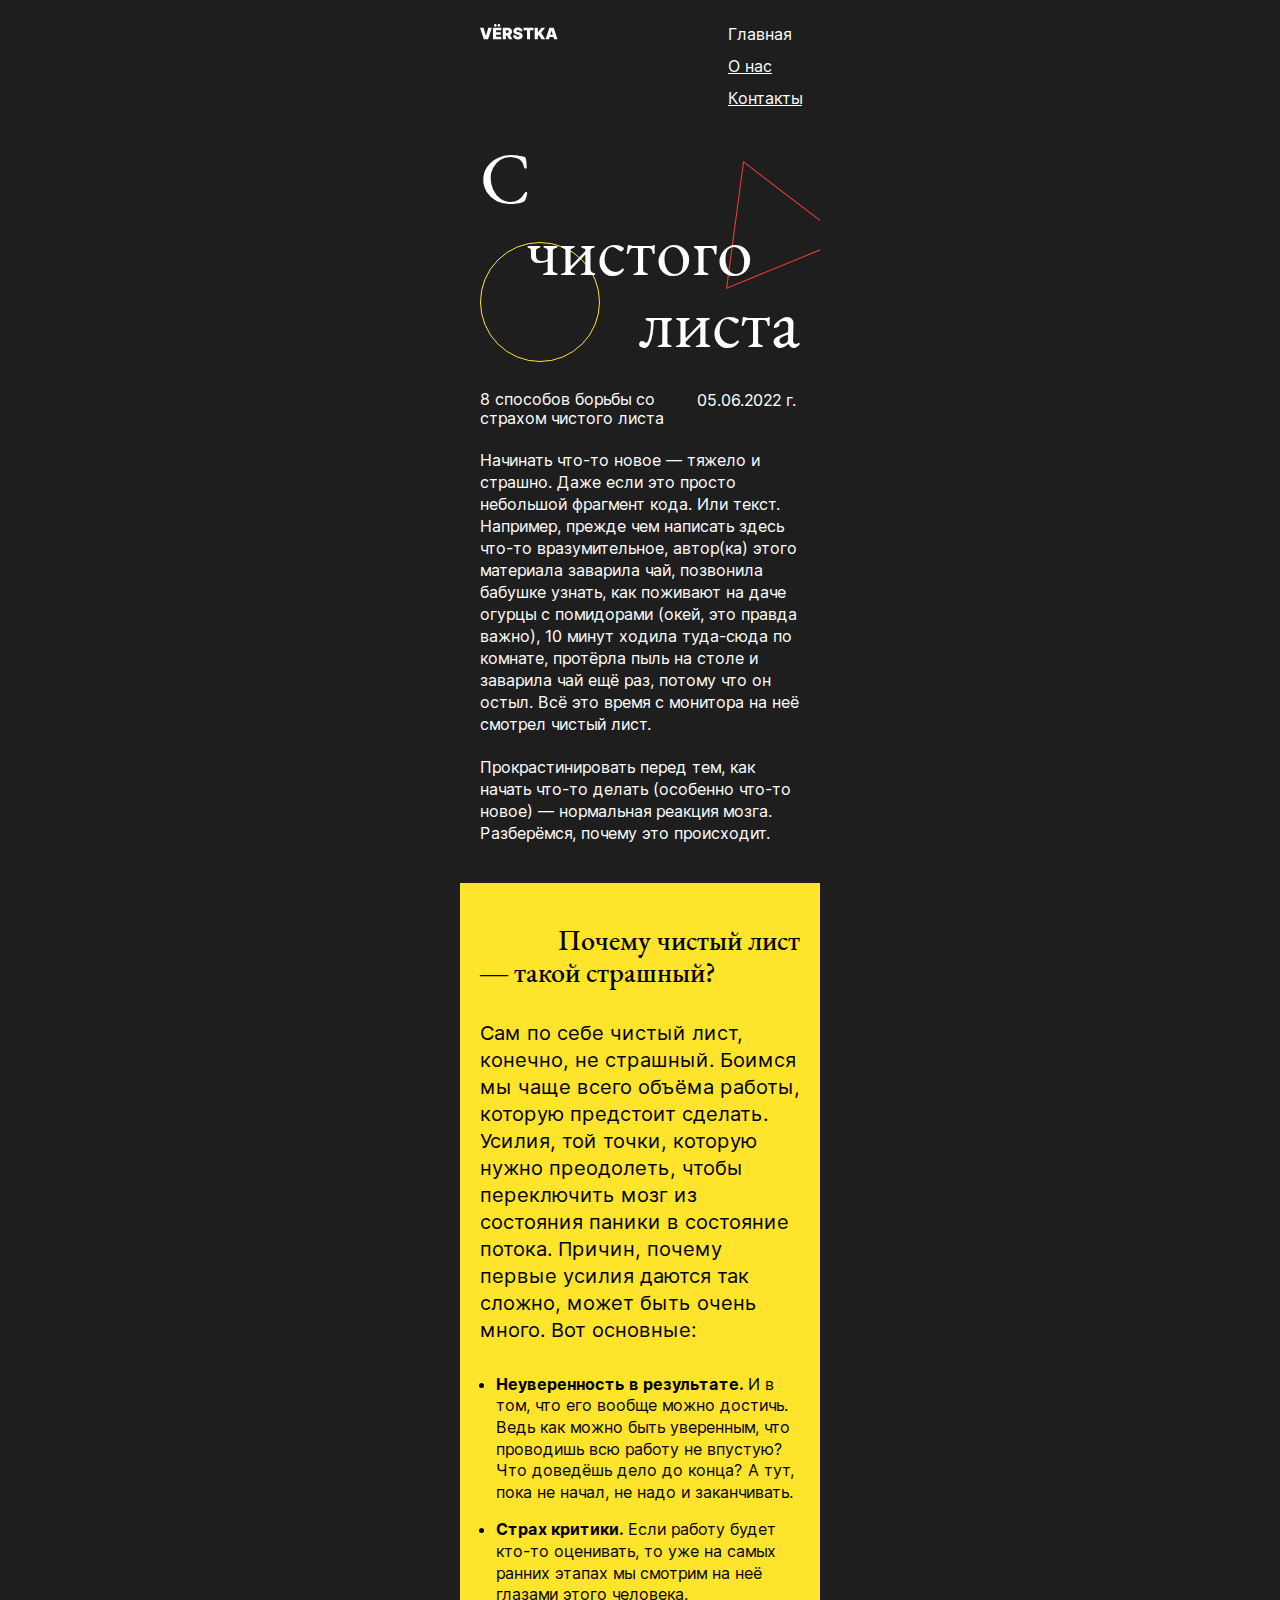
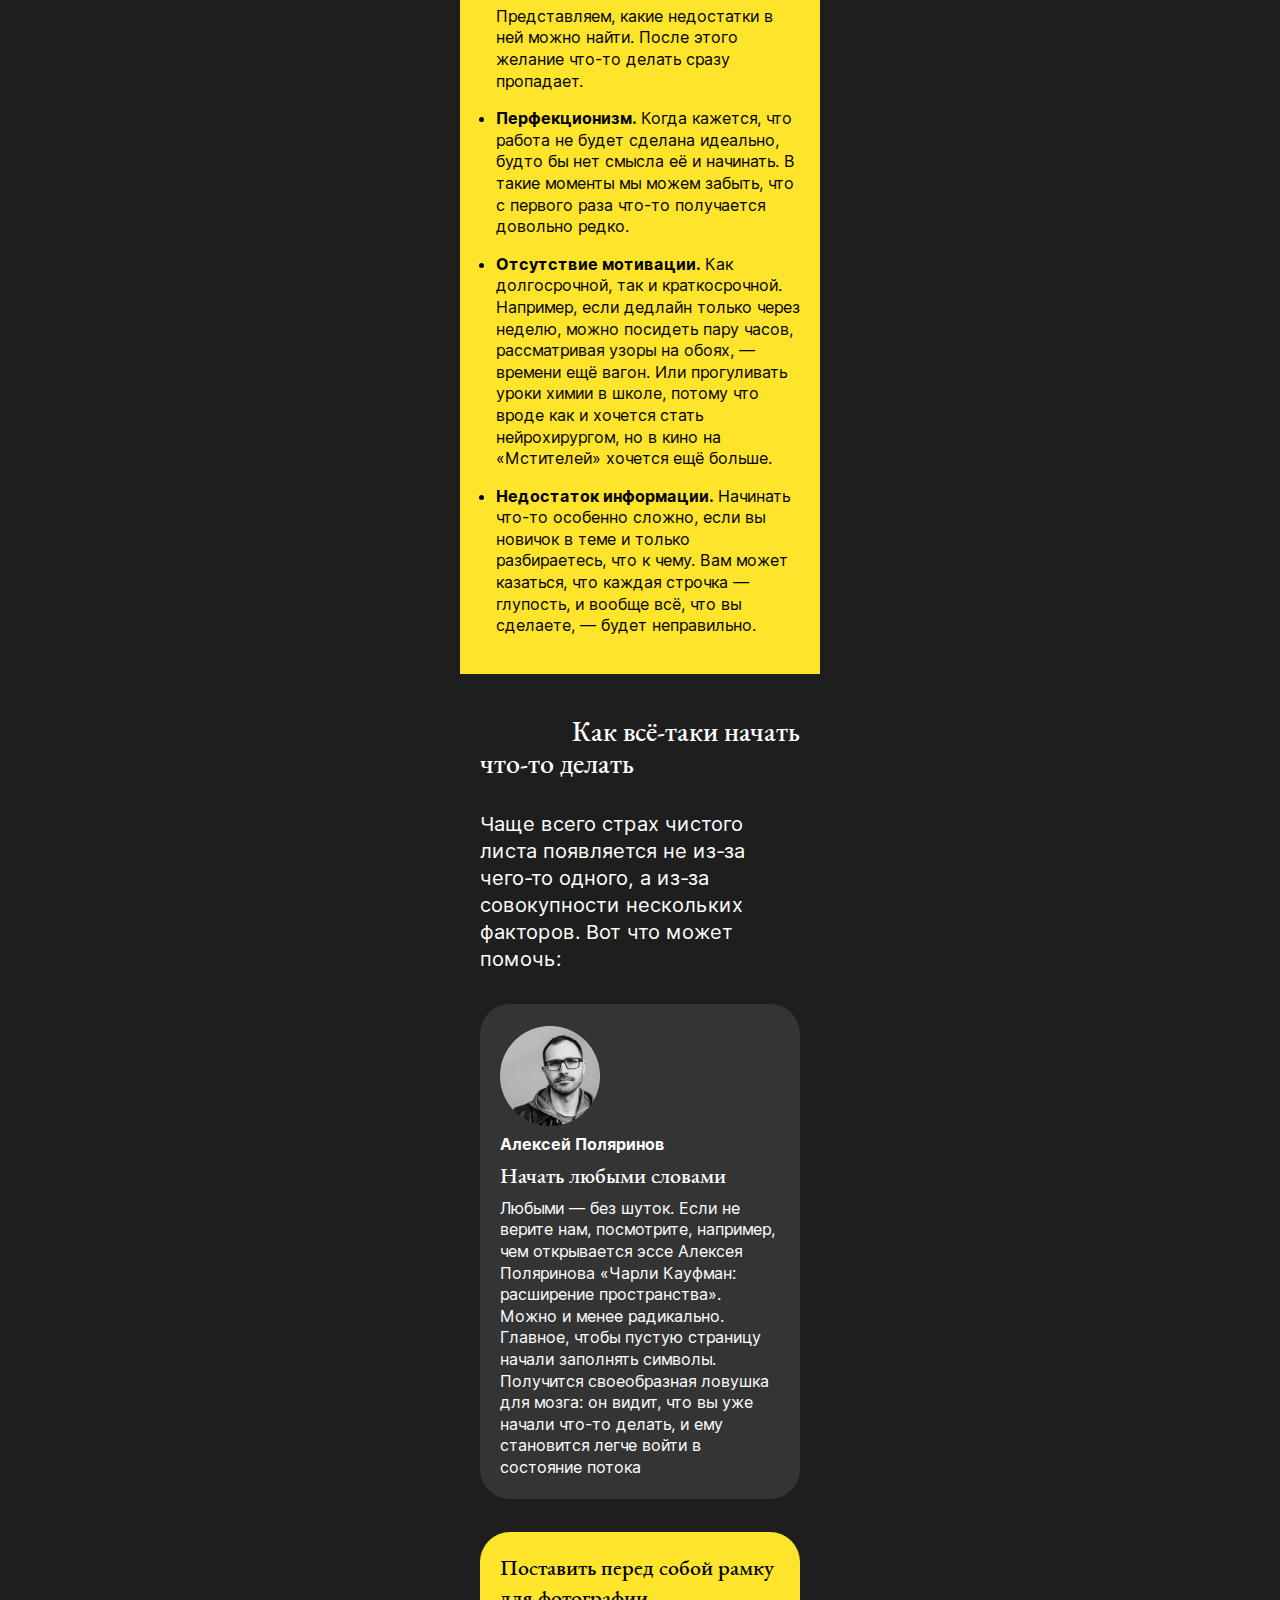
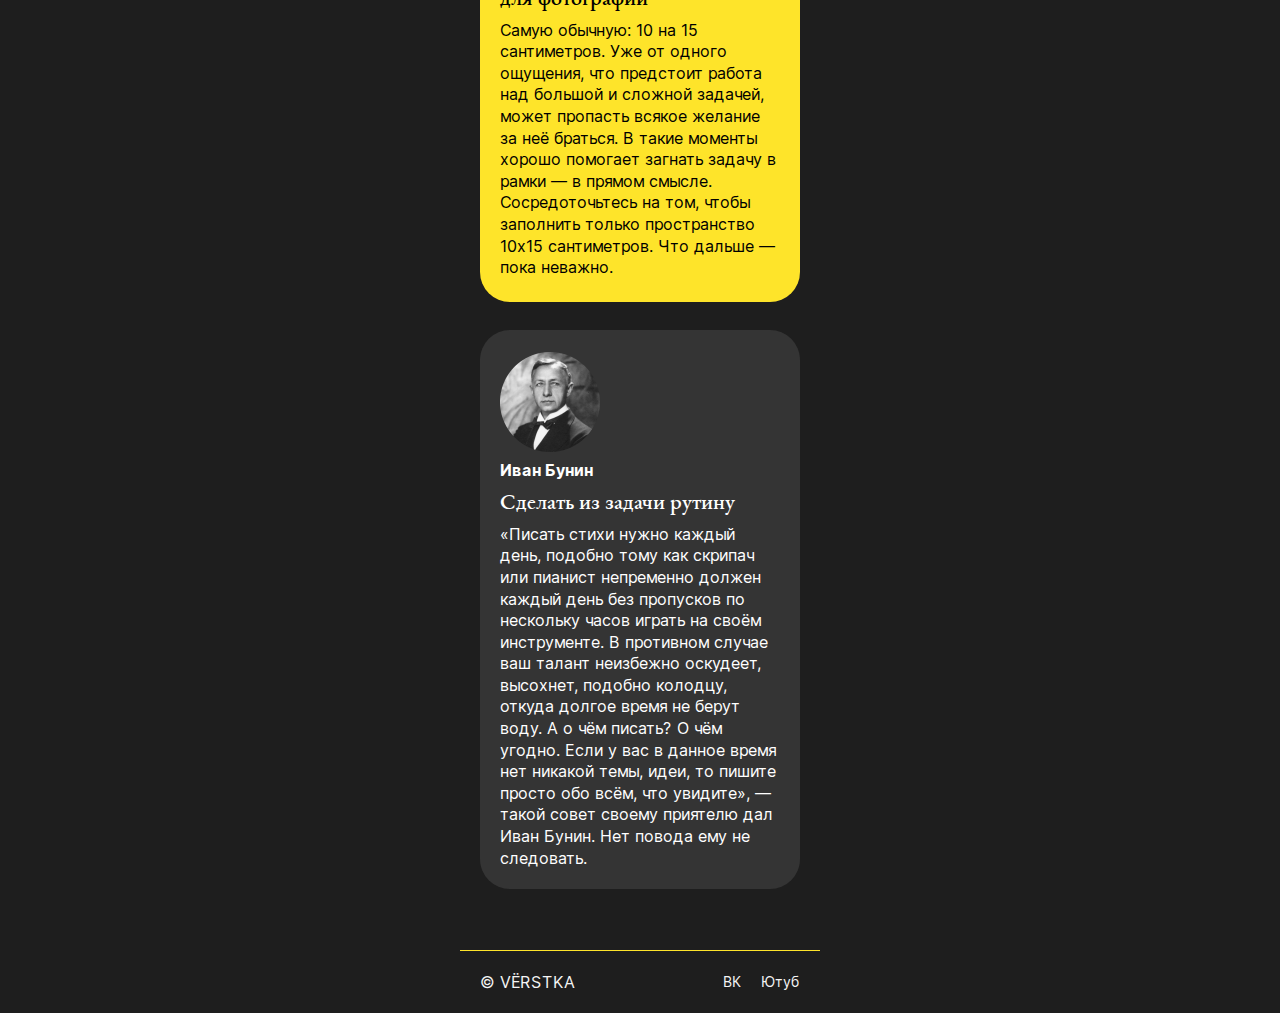
<file: index.html>
<!DOCTYPE html>
<html lang="ru">

<head>
    <meta charset="UTF-8">
    <meta http-equiv="X-UA-Compatible" content="IE=edge">
    <meta name="viewport" content="width=device-width, initial-scale=1.0">
    <title>с чистого листа</title>
    <link rel="stylesheet" href="./fonts/fonts.css" />
    <link rel="stylesheet" href="./styles/style.css">
</head>

<body class="body">
    <div class="wrapper">
        <header class="header">
            <div class="top-block">
                <a class="logo" href="#0"></a>
                <nav class="navbar">
                    <a class="nav-item" href="#0">Главная</a>
                    <a class="nav-item" href="#0">О нас</a>
                    <a class="nav-item" href="#0">Контакты</a>
                </nav>
            </div>
            <div class="main-title">
                <h1>
                    <span>C</span>
                    <span class="text-center">чистого</span>
                    <span class="text-right">листа</span>
                </h1>
            </div>
        </header>
        <main>
            <section class="black-block">
                <div class="entry">
                    <span class="block-title">8 способов борьбы со страхом чистого листа</span>
                    <span class="date">05.06.2022 г.</span>
                </div>
                <div class="entry-text">
                    <p>Начинать что-то новое — тяжело и страшно. Даже если это просто небольшой фрагмент кода. Или
                        текст.
                        Например, прежде чем написать здесь что-то вразумительное, автор(ка) этого материала заварила
                        чай,
                        позвонила бабушке узнать, как поживают на даче огурцы с помидорами (окей, это правда важно), 10
                        минут ходила туда-сюда по комнате, протёрла пыль на столе и заварила чай ещё раз, потому что он
                        остыл. Всё это время с монитора на неё смотрел чистый лист.</p>
                    <p>Прокрастинировать перед тем, как начать что-то делать (особенно что-то новое) — нормальная
                        реакция
                        мозга. Разберёмся, почему это происходит.</p>
                </div>
            </section>
            <section class="yellow-block">
                <div class="article-title">
                    <h2>
                        <span>Почему чистый лист</span>
                        <span>— такой cтрашный?</span>
                    </h2>
                </div>
                <p class="intro-text">Сам по себе чистый лист, конечно, не страшный. Боимся мы чаще всего объёма работы,
                    которую предстоит
                    сделать. Усилия, той точки, которую нужно преодолеть, чтобы переключить мозг из состояния паники в
                    состояние потока. Причин, почему первые усилия даются так сложно, может быть очень много. Вот
                    основные:
                </p>
                <ul>
                    <li>
                        <span class="list-accent">Неуверенность в результате.</span> И в том, что его вообще можно
                        достичь. Ведь как можно быть
                        уверенным, что проводишь всю работу не впустую? Что доведёшь дело до конца? А тут, пока не
                        начал, не
                        надо и заканчивать.
                    </li>
                    <li>
                        <span class="list-accent">Страх критики.</span> Если работу будет кто-то оценивать, то уже на
                        самых ранних этапах мы
                        смотрим
                        на неё глазами этого человека. Представляем, какие недостатки в ней можно найти. После этого
                        желание
                        что-то делать сразу пропадает.
                    </li>
                    <li>
                        <span class="list-accent">Перфекционизм.</span> Когда кажется, что работа не будет сделана
                        идеально, будто бы нет смысла
                        её и
                        начинать. В такие моменты мы можем забыть, что с первого раза что-то получается довольно редко.
                    </li>
                    <li>
                        <span class="list-accent">Отсутствие мотивации.</span> Как долгосрочной, так и краткосрочной.
                        Например, если дедлайн
                        только
                        через
                        неделю, можно посидеть пару часов, рассматривая узоры на обоях, — времени ещё вагон. Или
                        прогуливать
                        уроки химии в школе, потому что вроде как и хочется стать нейрохирургом, но в кино на
                        «Мстителей»
                        хочется ещё больше.
                    </li>
                    <li>
                        <span class="list-accent">Недостаток информации.</span> Начинать что-то особенно сложно, если вы
                        новичок в теме и только
                        разбираетесь, что к чему. Вам может казаться, что каждая строчка — глупость, и вообще всё, что
                        вы
                        сделаете, — будет неправильно.
                    </li>
                </ul>
            </section>
            <section class="black-block">
                <div class="article-title">
                    <h2>
                        <span>Как всё-таки начать</span>
                        <span>что-то делать</span>
                    </h2>
                </div>
                <p class="intro-text text">Чаще всего страх чистого листа появляется не из-за чего-то одного, а из-за
                    совокупности нескольких факторов. Вот что может помочь:</p>
                <article class="personal-advice">
                        <div class="person-photo">
                            <img src="./images/polyarinov.png" alt="фотография Алексея Поляринова">
                        </div>
                        <div class="person-name">Алексей Поляринов</div>
                        <h3>Начать любыми словами</h3>
                        <p class="text-in-frame">Любыми — без шуток. Если не верите нам, посмотрите, например, чем
                            открывается
                            эссе Алексея Поляринова
                            «Чарли Кауфман: расширение пространства». Можно и менее радикально. Главное, чтобы пустую
                            страницу
                            начали заполнять символы. Получится своеобразная ловушка для мозга: он видит, что вы уже начали
                            что-то делать, и ему становится легче войти в состояние потока
                        </p>
                </article>

                <article class="frame">
                    <h3> Поставить перед собой рамку для фотографии</h3>
                    <p class="text-in-frame">Самую обычную: 10 на 15 сантиметров. Уже от одного ощущения, что предстоит
                        работа над большой и
                        сложной задачей, может пропасть всякое желание за неё браться. В такие моменты хорошо помогает
                        загнать задачу в рамки — в прямом смысле. Сосредоточьтесь на том, чтобы заполнить только
                        пространство 10х15 сантиметров. Что дальше — пока неважно.
                    </p>
                </article>
                <article class="personal-advice">
                    <div class="bunin">
                        <div class="person-photo">
                            <img src="./images/bunin.png" alt="фото Ивана Бунина">
                        </div>
                        <div class="person-name">Иван Бунин</div>
                        <h3>Сделать из задачи рутину</h3>
                        <p class="text-in-frame">«Писать стихи нужно каждый день, подобно тому как скрипач или пианист
                            непременно должен каждый день без пропусков по нескольку часов играть на своём инструменте. В
                            противном случае ваш талант неизбежно оскудеет, высохнет, подобно колодцу, откуда долгое время
                            не
                            берут воду. А о чём писать? О чём угодно. Если у вас в данное время нет никакой темы, идеи, то
                            пишите просто обо всём, что увидите», — такой совет своему приятелю дал Иван Бунин. Нет повода
                            ему
                            не следовать.
                        </p>
                    </div>
                </article>
            </section>
        </main>
        <footer class="footer">
            <div class="bottom-block">
                <h6>© VЁRSTKA</h6>
                <nav class="madia">
                    <a class="social" href="@">ВК</a>
                    <a class="social" href="@">Ютуб</a>
                </nav>
            </div>
        </footer>
    </div>
</body>

</html>
</file>
<file: fonts/fonts.css>
@font-face {
    font-family: "EB Garamond";
    src: url(../fonts/ebgaramondmedium.woff2) format(".woff2"),
        url(../fonts/ebgaramondmedium.woff) format(".woff"),
        url(../fonts/ebgaramondmedium.ttf) format("truetype");
     font-weight: 500;
}

@font-face {
    font-family: "EB Garamond";
    src: url(../fonts/ebgaramondregular.woff2) format(".woff2"),
        url(../fonts/ebgaramondregular.woff) format(".woff"),
        url(../fonts/ebgaramondregular.ttf) format("truetype");
     font-weight: 400;
}

@font-face {
    font-family: "Inter";
    src: url(../fonts/interbold.woff2) format(".woff2"),
        url(../fonts/interbold.woff) format(".woff"),
        url(../fonts/interbold.ttf) format("truetype");
        font-weight: 400;
}


@font-face {
    font-family: "Inter";
    src: url(../fonts/interregular.woff2) format(".woff2"),
    url(../fonts/interregular.woff) format(".woff"),
    url(../fonts/interregular.ttf) format("truetype");
    font-weight: 700;
}
</file>
<file: styles/style.css>
.wrapper {
    margin: 0 auto;
    width: 360px;
    height: 100%;
}

.body {
    font-family: "Inter";
    background-color: #1e1e1e;
    max-height: 4160px;
    margin: 0;
    padding: 0;
    width: 100%;
    height: 100%;
}



h2,
h3,
h4,
h5,
h6 {
    margin: 0;
    padding: 0;
}

.header {
    display: flex;
    flex-direction: column;
    max-height: 885px;
}

.top-block {
    display: flex;
    justify-content: space-between;
    padding: 24px 18px 0px 20px;
}

.navbar {
    font-family: "Inter";
    font-weight: 700;
    display: flex;
    flex-direction: column;
    gap: 12px;
}

.navbar a {
    font-size: 16px;
    color: white;
    line-height: 20px;
}

.navbar a:first-of-type {
    text-decoration: none;
}

.logo {
    background: url(../images/logo.svg);
    width: 78px;
    min-height: 15px;
    background-repeat: no-repeat;
}

.main-title {
    font-family: "EB Garamond";
    font-weight: 500;
}

.main-title h1 {
    padding-top: 12px;
    padding-left: 20px;
    padding-right: 20px;
    font-weight: 400;
    color: white;
    display: flex;
    flex-direction: column;
    min-height: 221px;
    gap: 0;
    background: url(../images/polygen.svg), url(../images/ellipse.svg);
    background-repeat: no-repeat;
    background-position-y: 32px, bottom;
    background-position-x: right, 20px;
}

.text-right {
    display: flex;
    justify-content: end;
}

.text-center {
    display: flex;
    justify-content: center;
}

.main-title span {
    font-size: 72px;
    margin: 0;
    line-height: 72px;
}


.entry {
    padding-top: 0px;
    font-family: "Inter";
    font-weight: 700;
    color: white;
    display: flex;
    gap: 10px;
    font-size: 16px;
}

.date {
    display: block;
    width: 180px;
    line-height: 33px;
}

.block-title {
    display: block;
    line-height: 19px;
    margin-top: 6px;
}

.entry-text p {
    padding-top: 5px;
    line-height: 22px;
    margin-bottom: 15px;
}

.black-block {
    color: white;
    font-family: "Inter";
    font-weight: 700;
    height: 100%;
}

.yellow-block {
    background-color: #FEE42A;
    max-height: 1367px;
    height: 100%;
}

.black-block,
.yellow-block {
    padding: 0px 20px;
    padding-bottom: 24px;
    height: 100%;
}

.article-title h2 {
    padding-top: 41px;
    font-family: "EB Garamond";
    font-weight: 500;
    display: flex;
    flex-direction: column;
}

.article-title span:first-child {
    text-align: end;
}

.article-title span {
    font-size: 28px;
    margin: 0;
    line-height: 32px;
}

ul {
    font-family: "Inter";
    font-weight: 700;
    padding-left: 16px;
}

ul li {
    font-size: 16px;
    line-height: 21.6px;
    margin-bottom: 16px;
}
.list-accent {
    font-family: "Inter";
    font-weight: 400;
    font-size: 16px;
    list-style: 27px;
}

.intro-text {
    font-family: "Inter";
    font-weight: 700;
    font-size: 20px;
    margin: 32px 0;
    margin-bottom: 30px;
    line-height: 27px;
}

.text {
    padding-bottom: 6px;
}

.person-name {
    font-family: "Inter";
    font-weight: 400;
    font-size: 16px;
    margin: 4px 0;
}

.person-photo img {
    padding-top: 10px;
    width: 100px;
    min-height: 100px;
}

.personal-advice {
    background: #343434;
    border-radius: 30px;
    padding: 12px 20px;
    margin-top: -5px;
}


.text-in-frame {
    margin-top: 7px;
    margin-bottom: 8px;
    font-family: "Inter";
    font-weight: 700;
    font-size: 16px;
    line-height: 21.6px;
    max-width: 279px;

}

h3,
h4,
h5 {
    font-family: "EB Garamond";
    font-weight: 500;
    font-size: 22px;
    line-height: 30px;
    padding-top: 3px;
}

.frame {
    background: #FEE42A;
    color: black;
    border-radius: 30px;
    margin: 33px 0;
    padding: 18px 20px;
    padding-bottom: 15px;
    max-height: 368px;
}

.footer {
    display: flex;
    flex-direction: column;
    padding: 20px;
    max-height: 62px;
    border-top: 1px solid #FEE42A;
    margin-top: 37px;
}

.bottom-block {
    font-family: "Inter";
    font-weight: 400;
    font-size: 16px;
    display: flex;
    align-items: center;
    justify-content: space-between;
    color: whitesmoke;
    line-height: 22px;

}

.madia {
    display: flex;
    gap: 20px;
}

.social {
    font-size: 14px;
    font-weight: 700;
    color: whitesmoke;
    text-decoration: none;
    line-height: 16px;
}

h6 {
    font-size: 16px;
}

.span {
    display: block;
}
</file>
